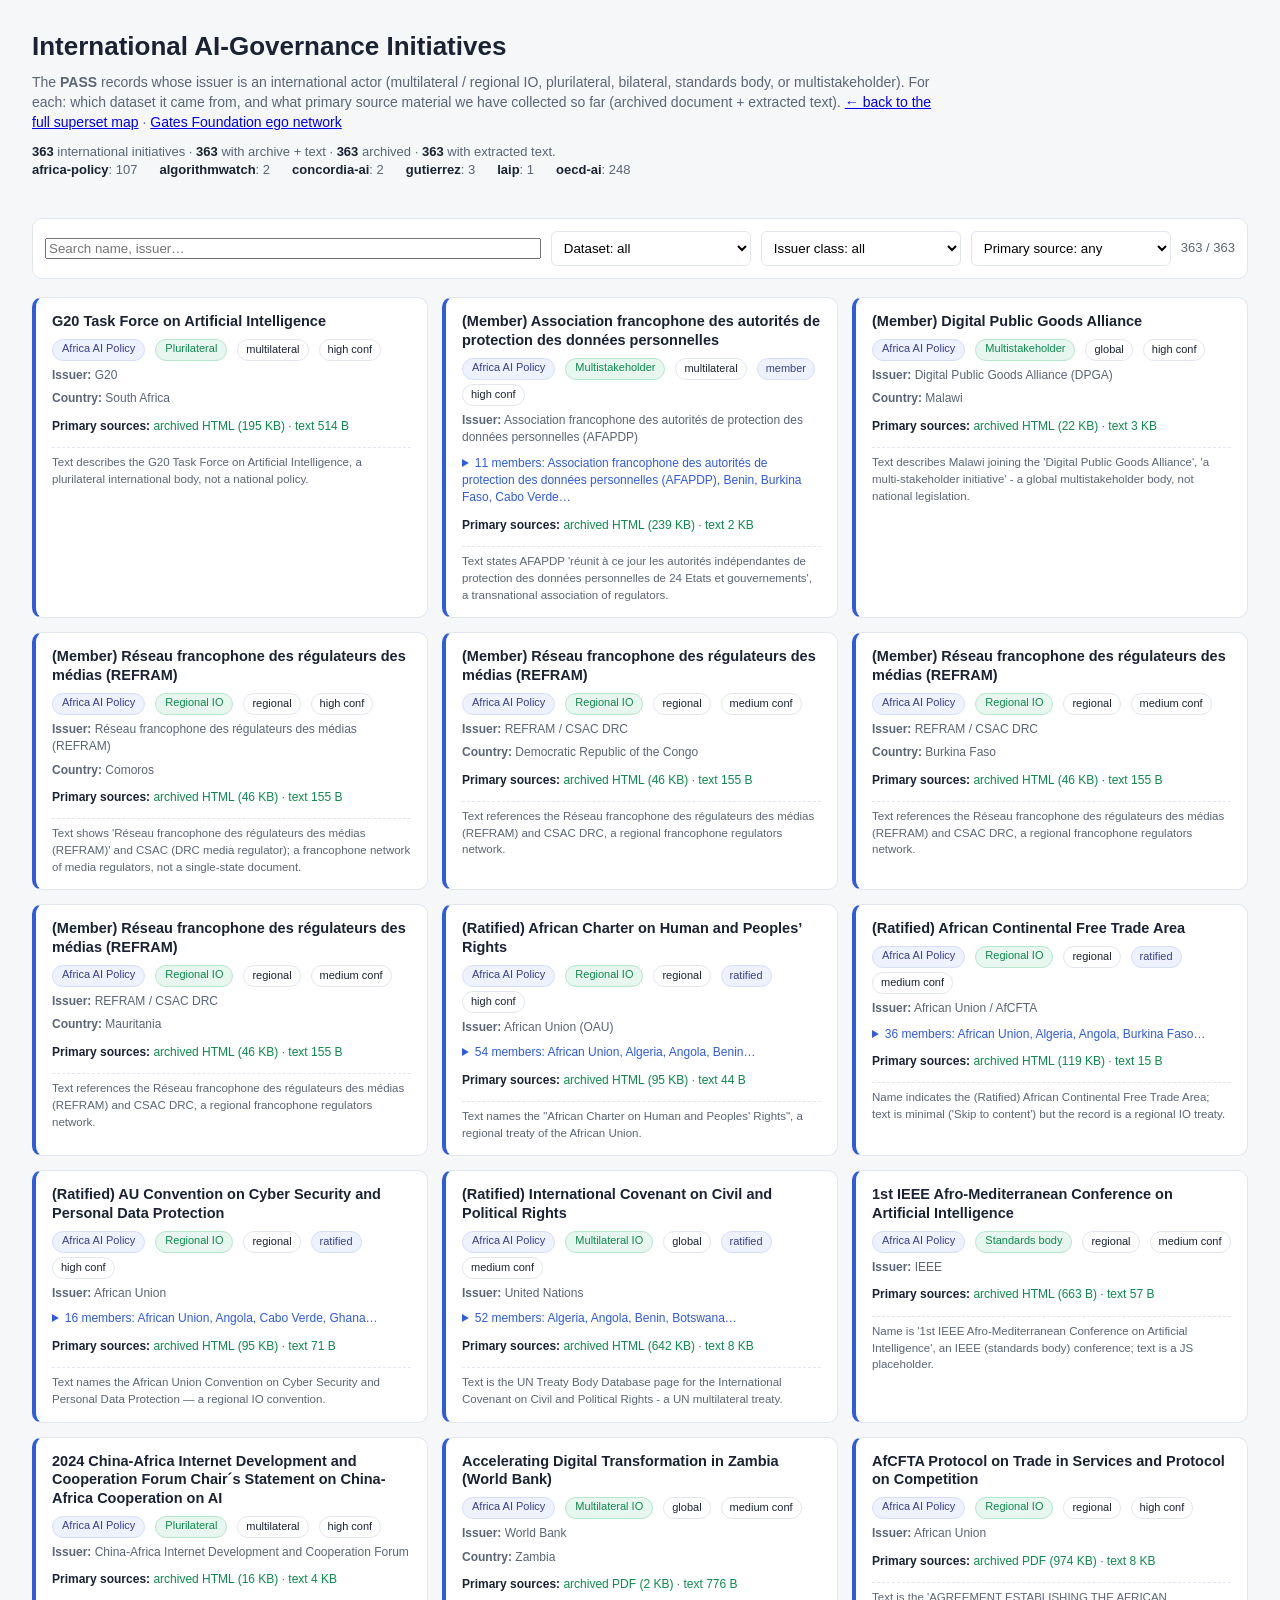
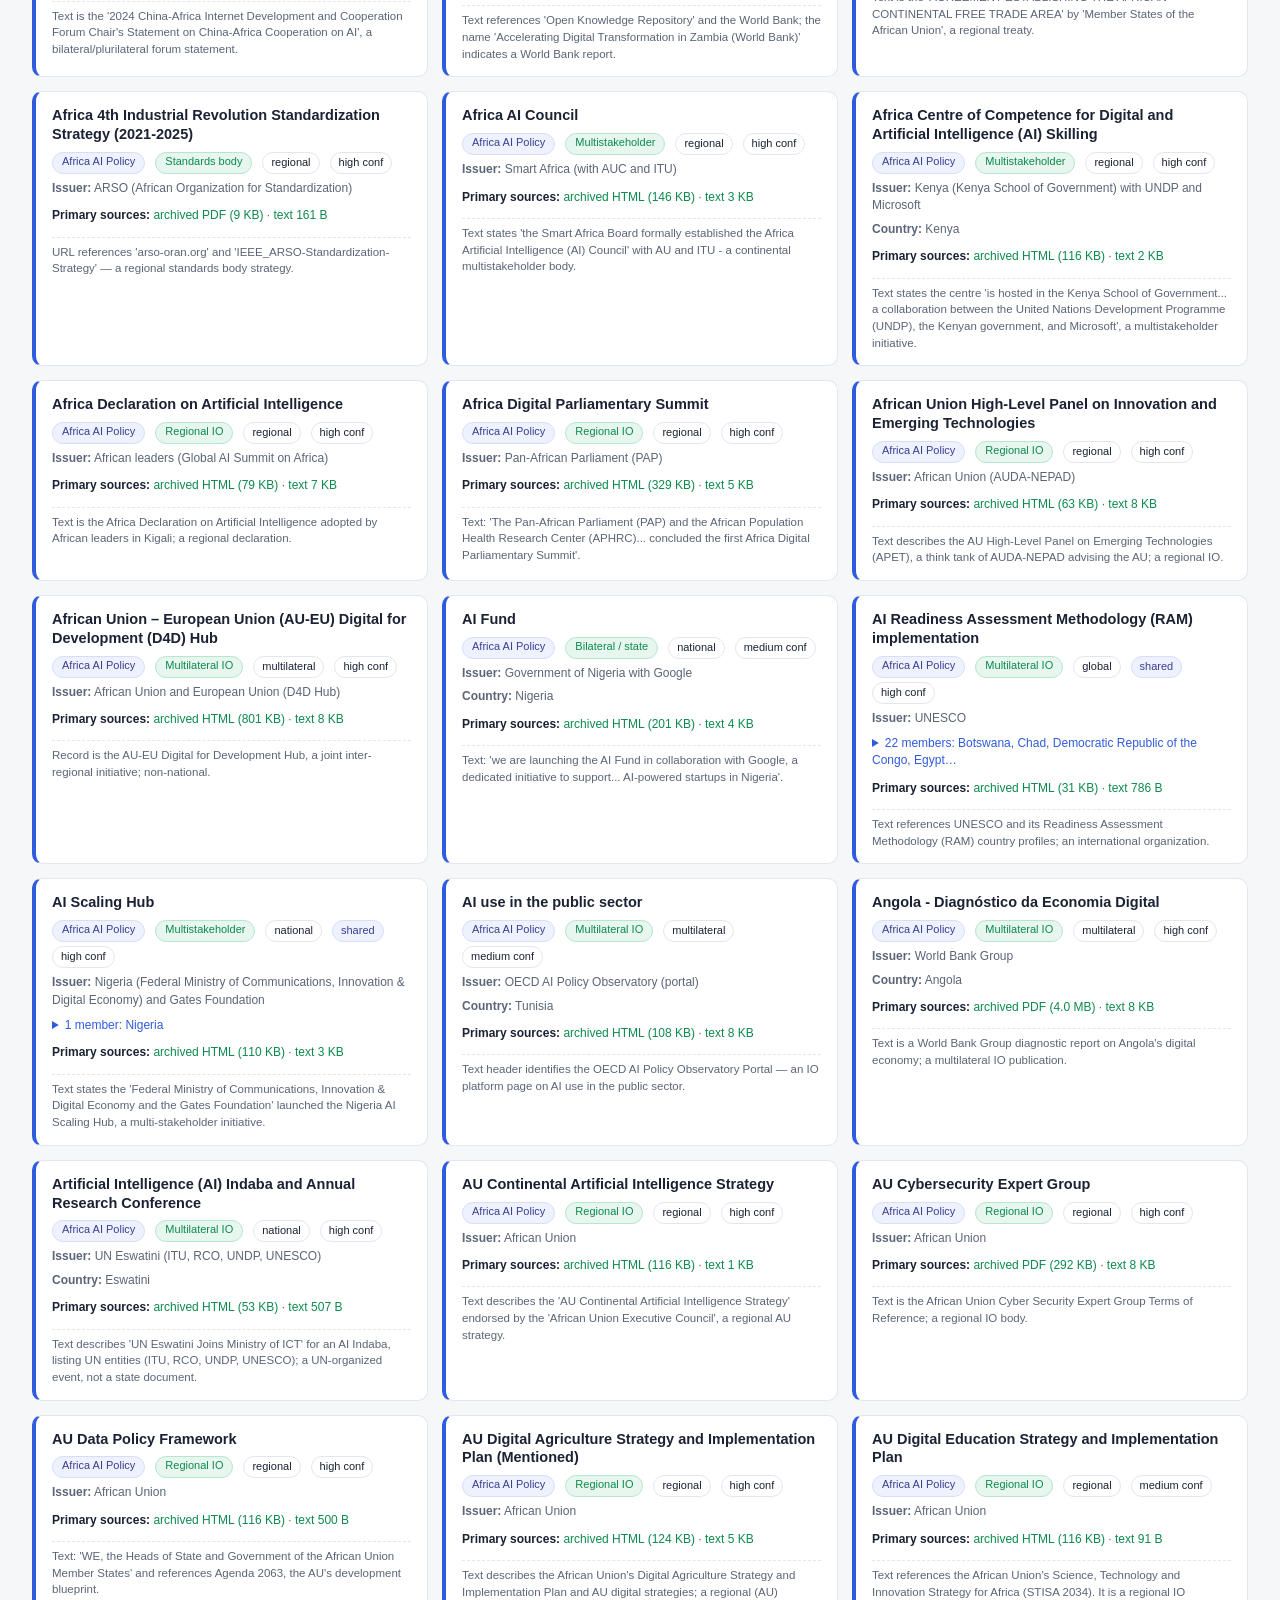
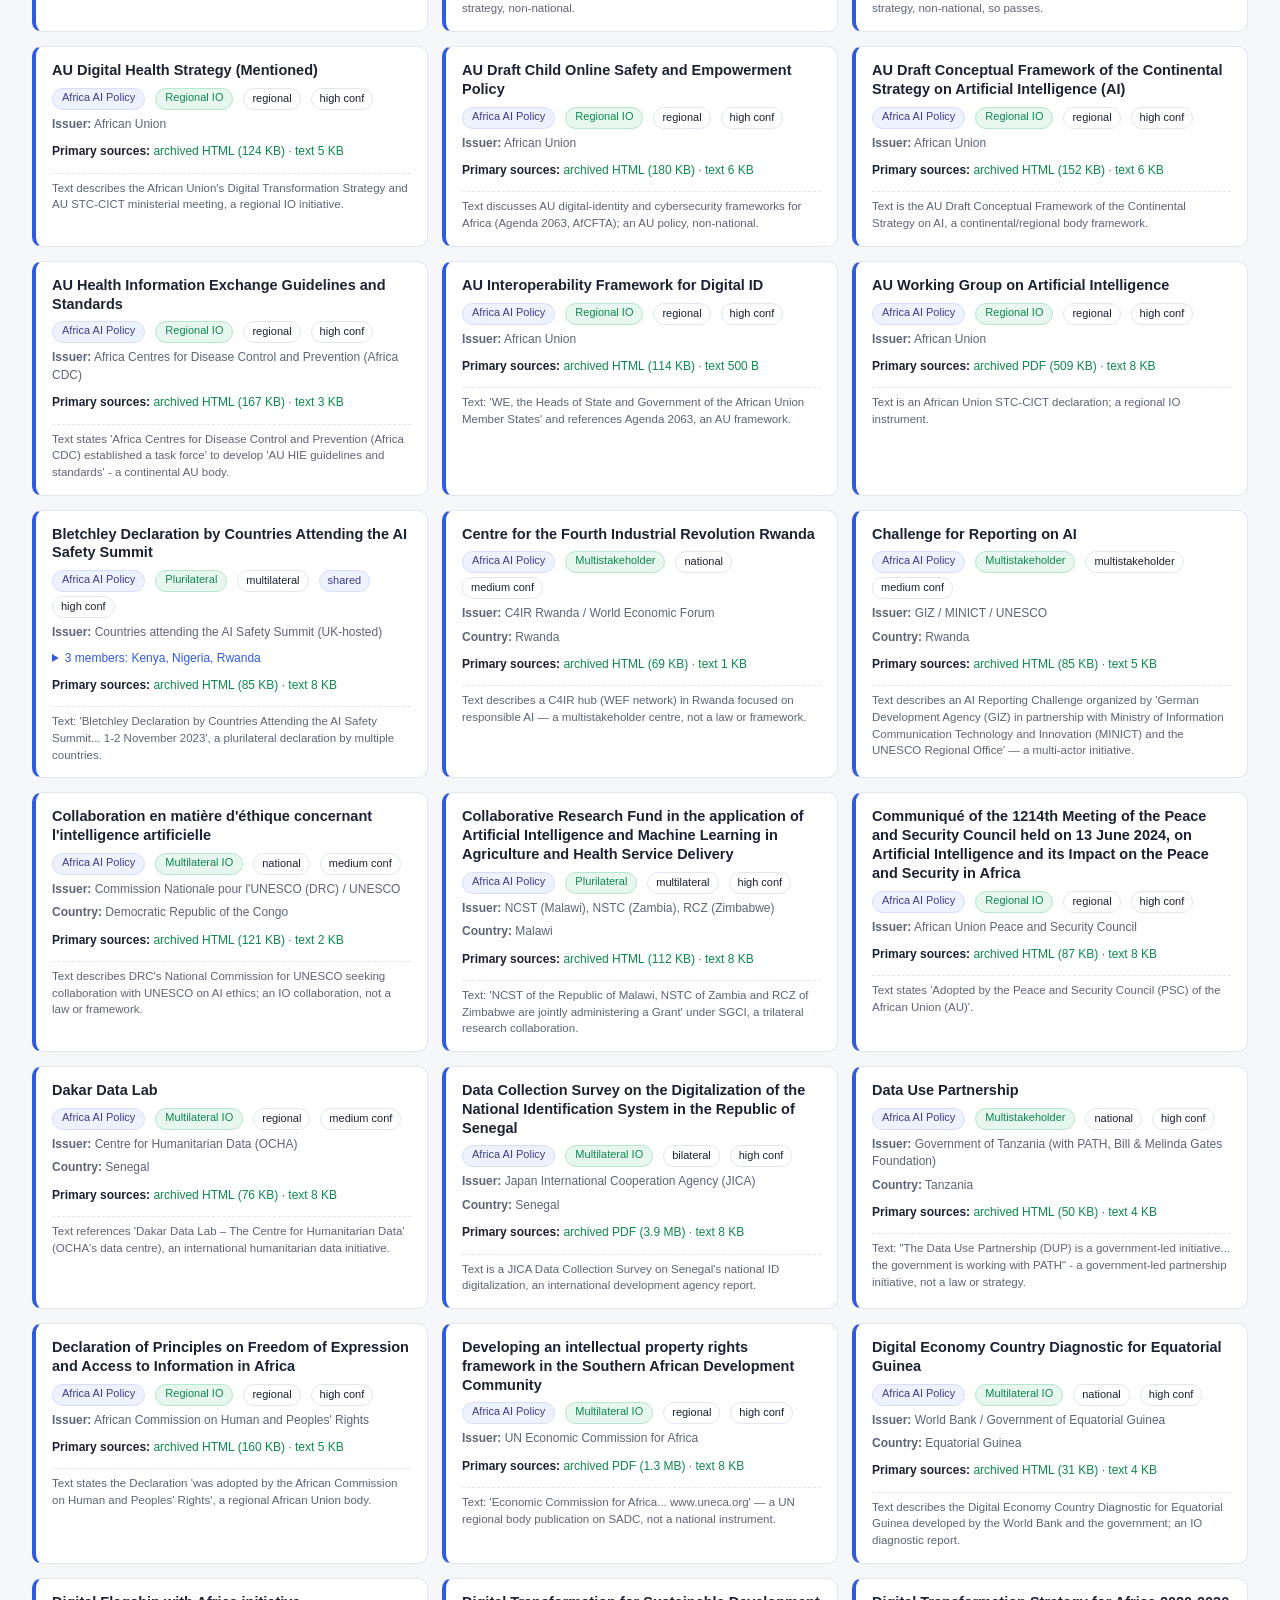
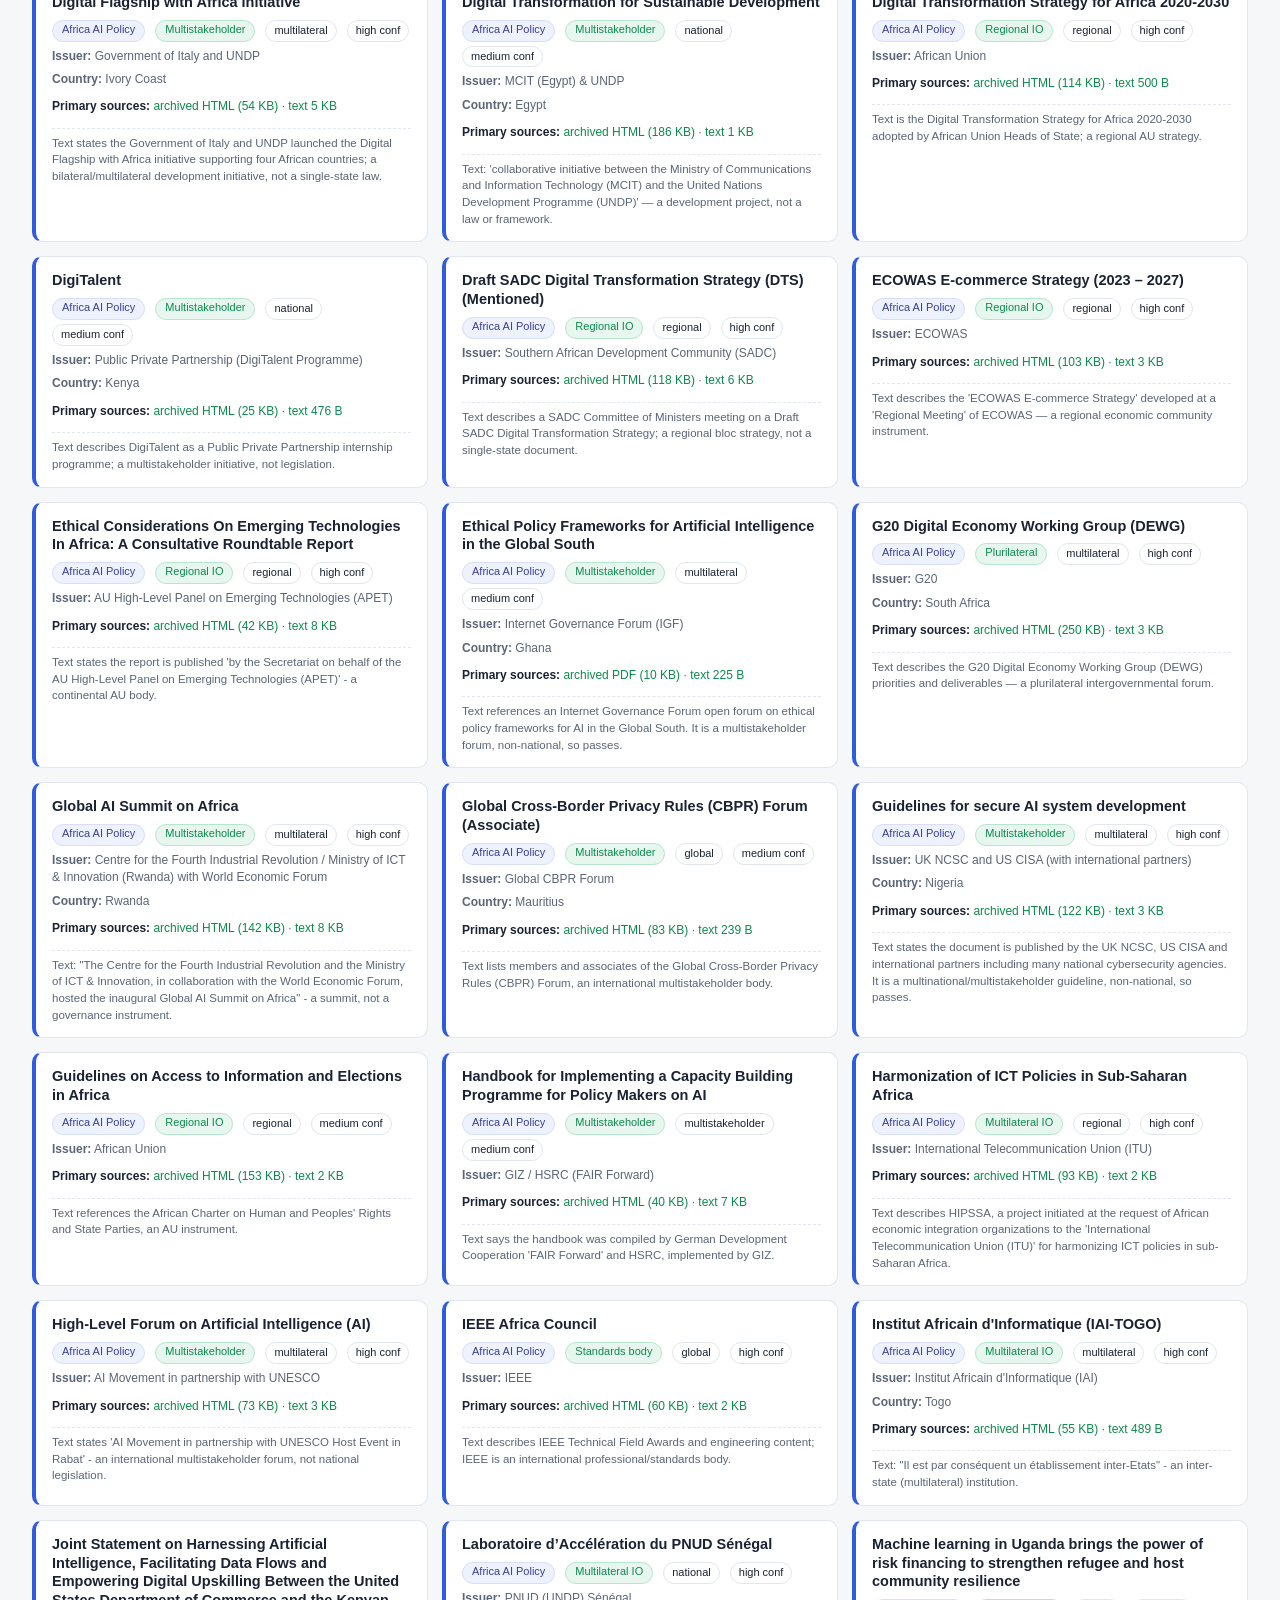
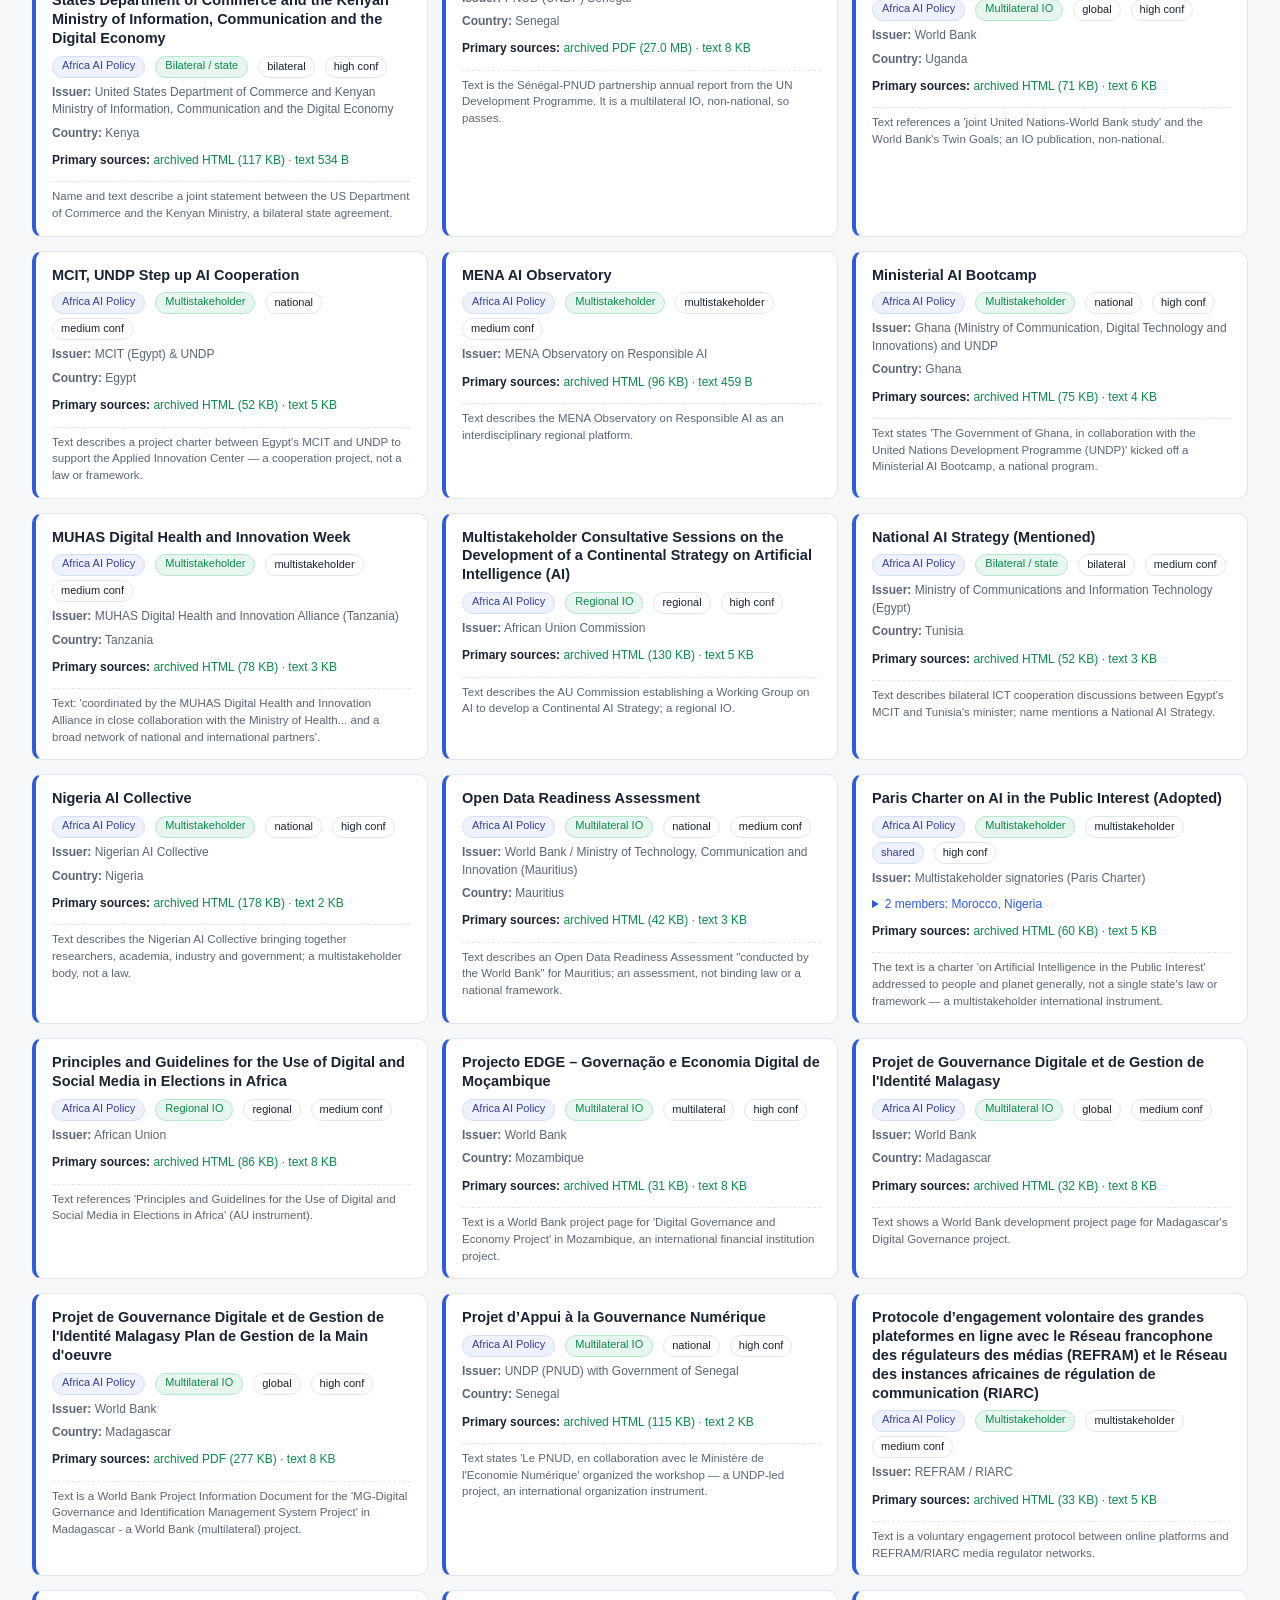
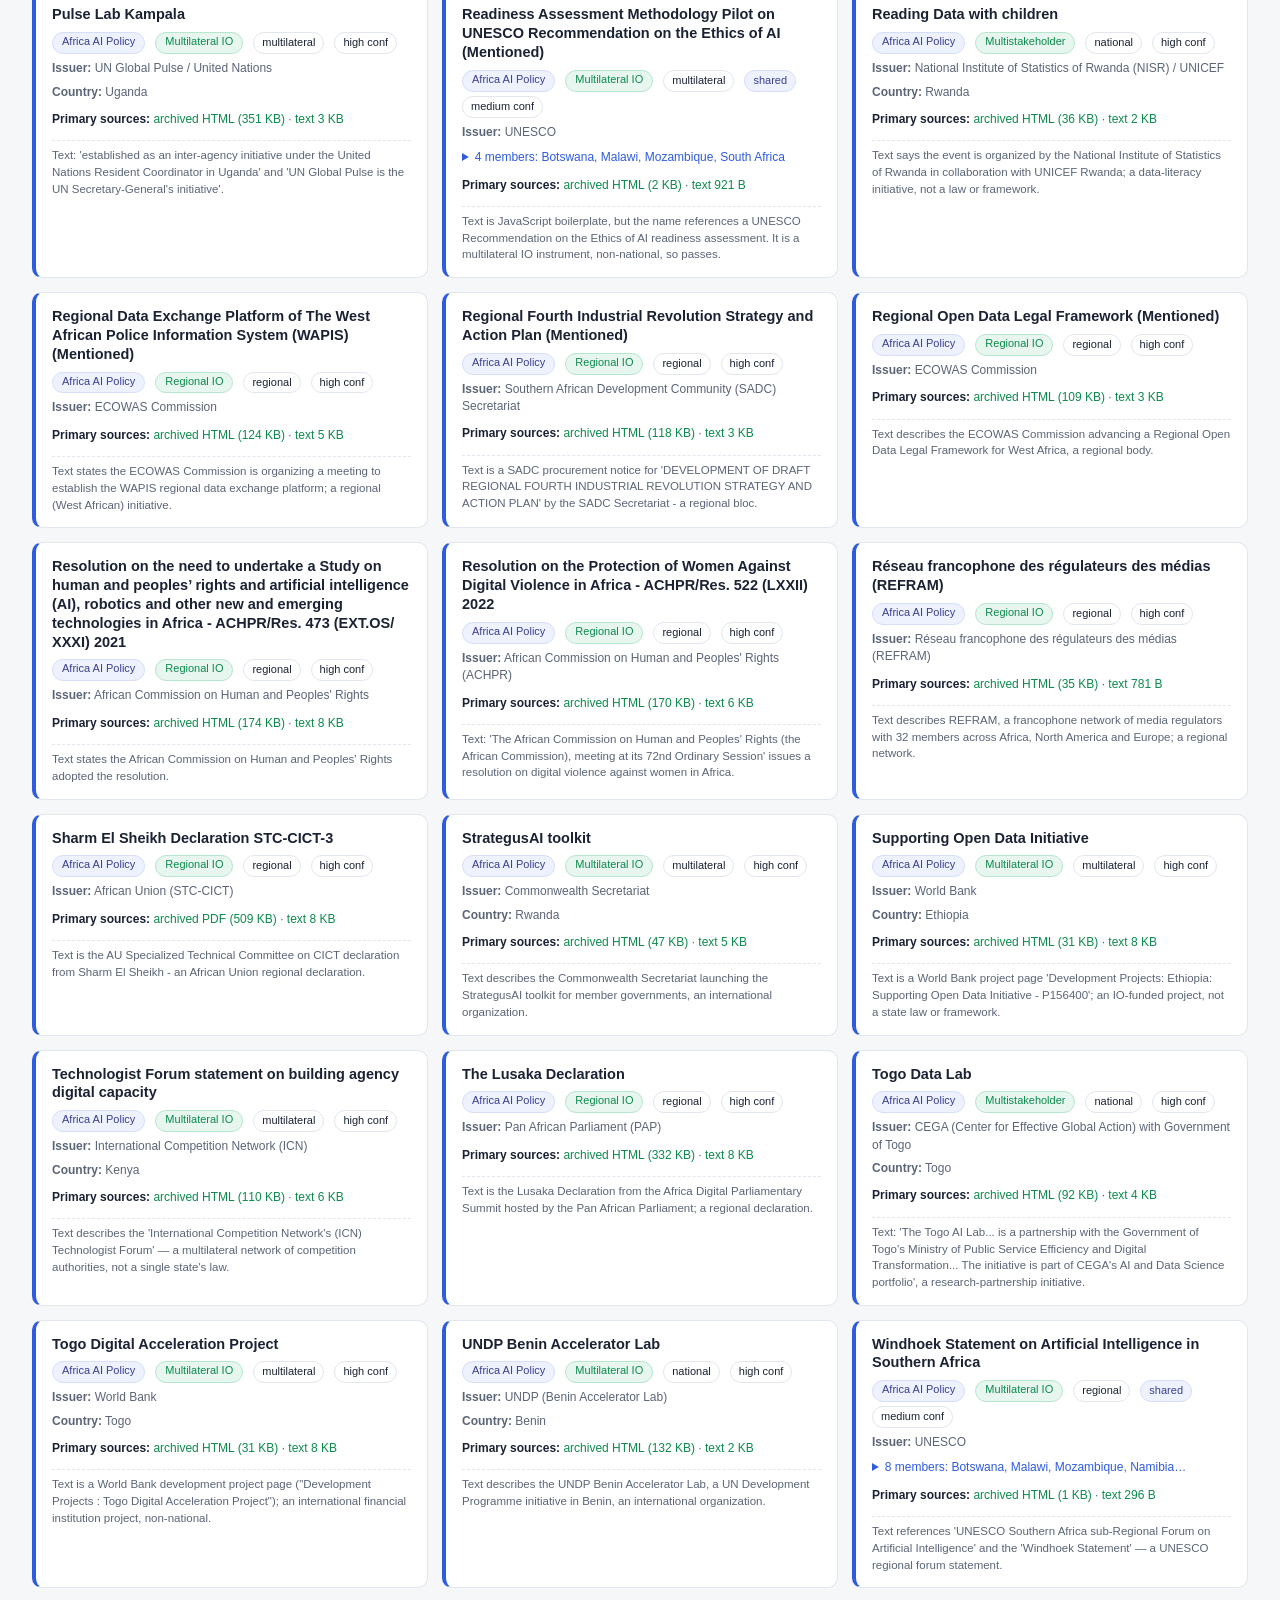
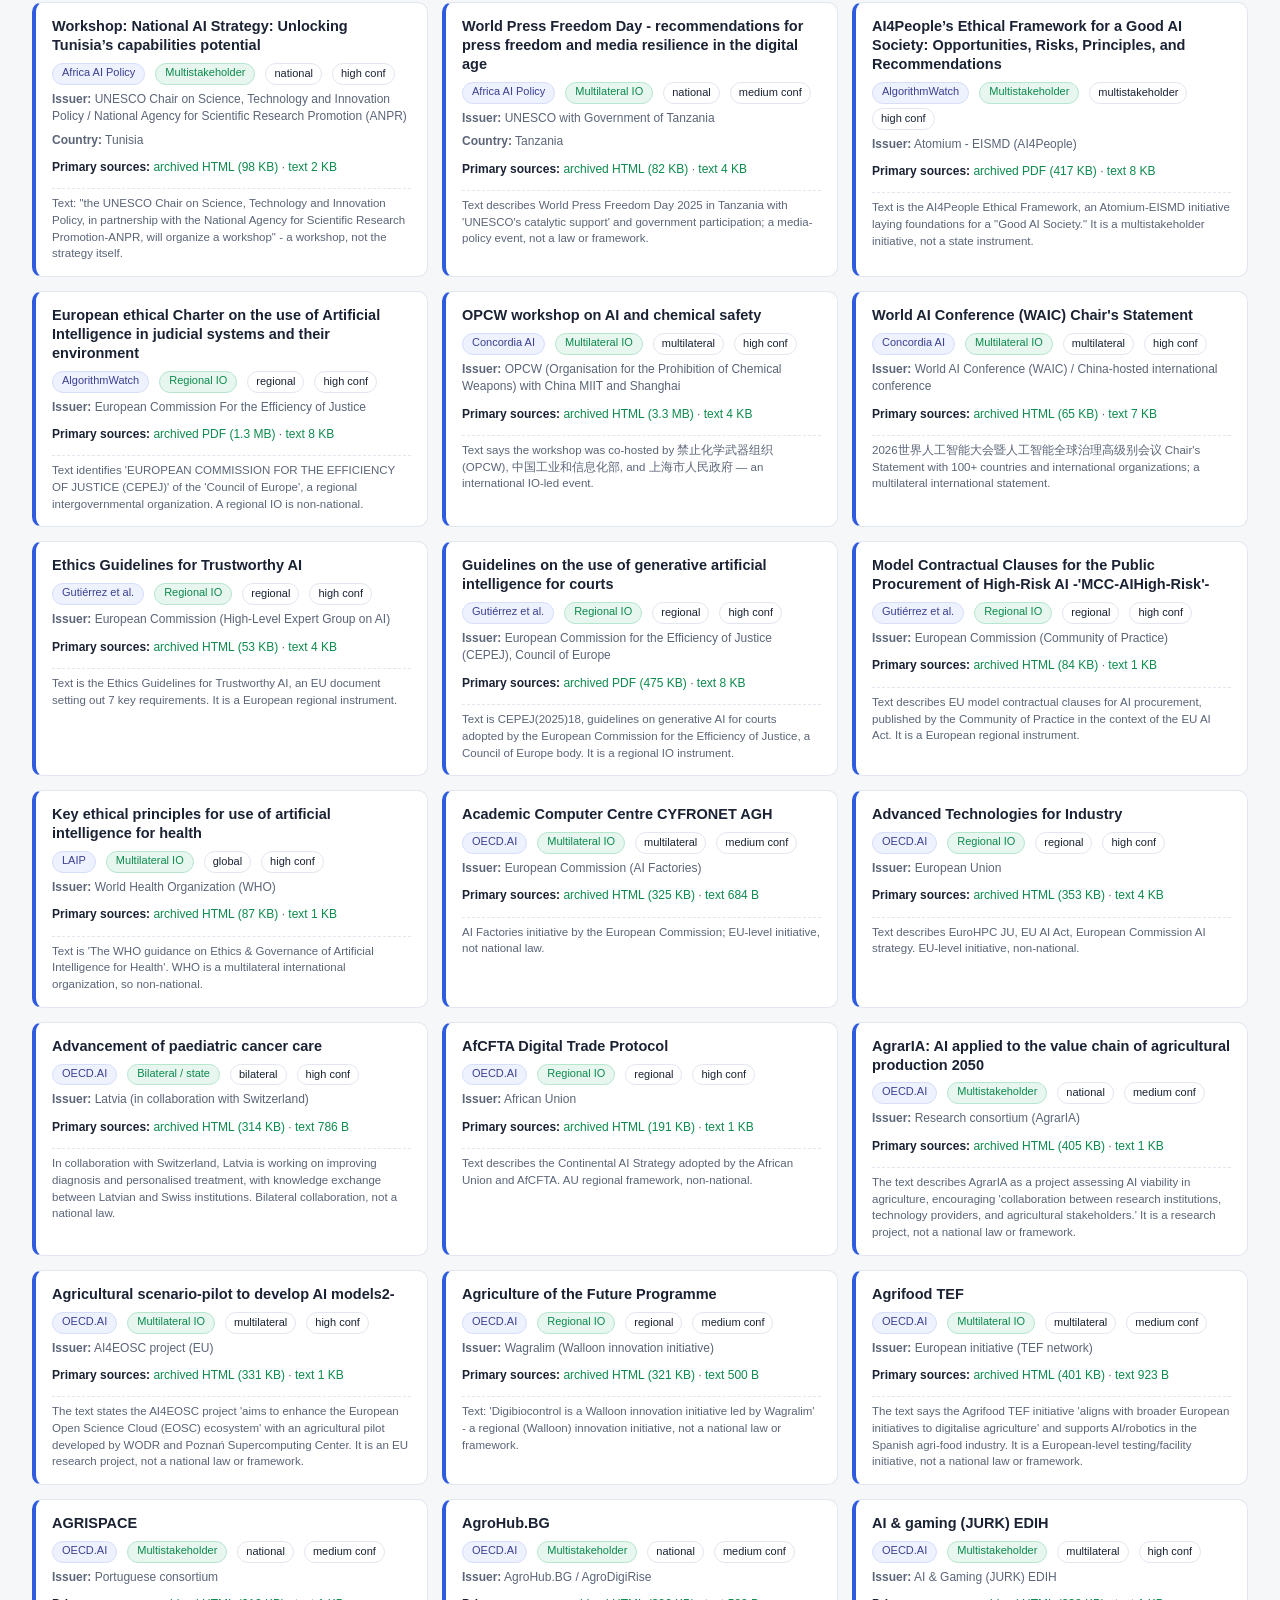
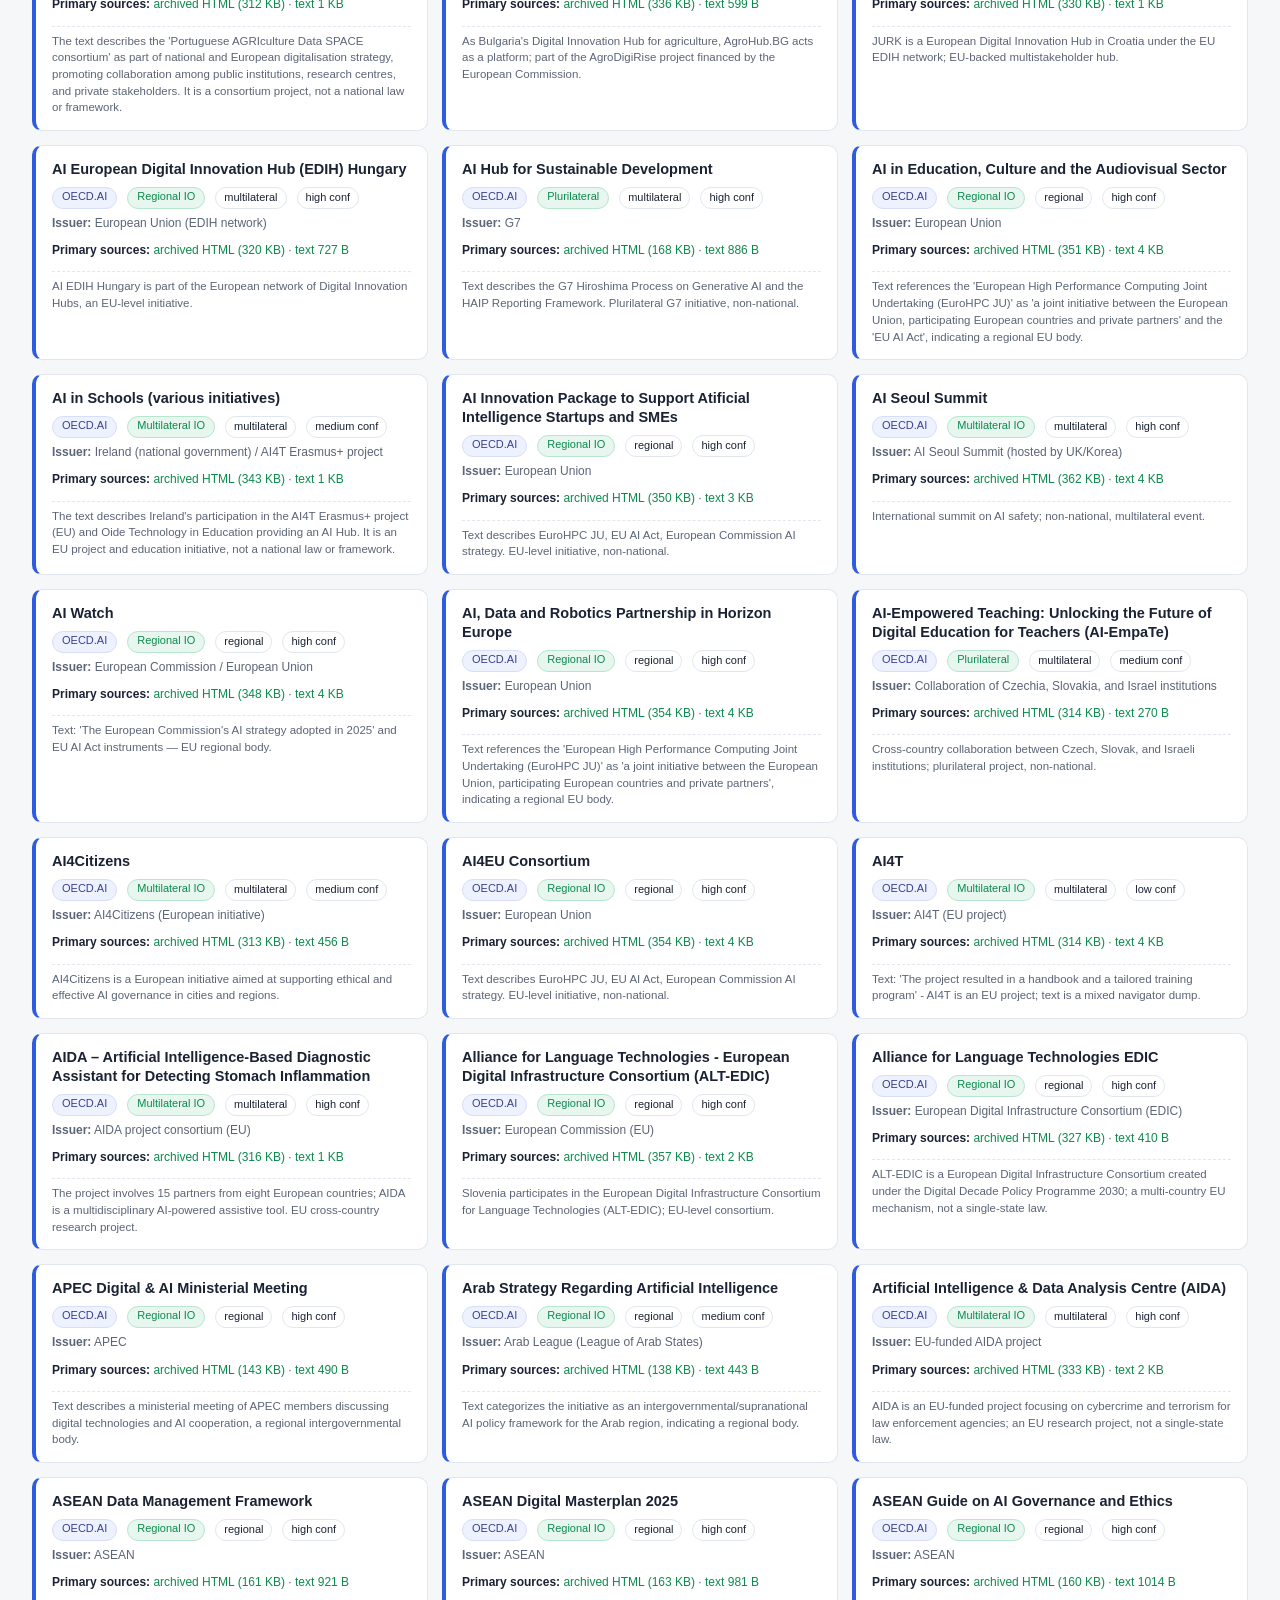
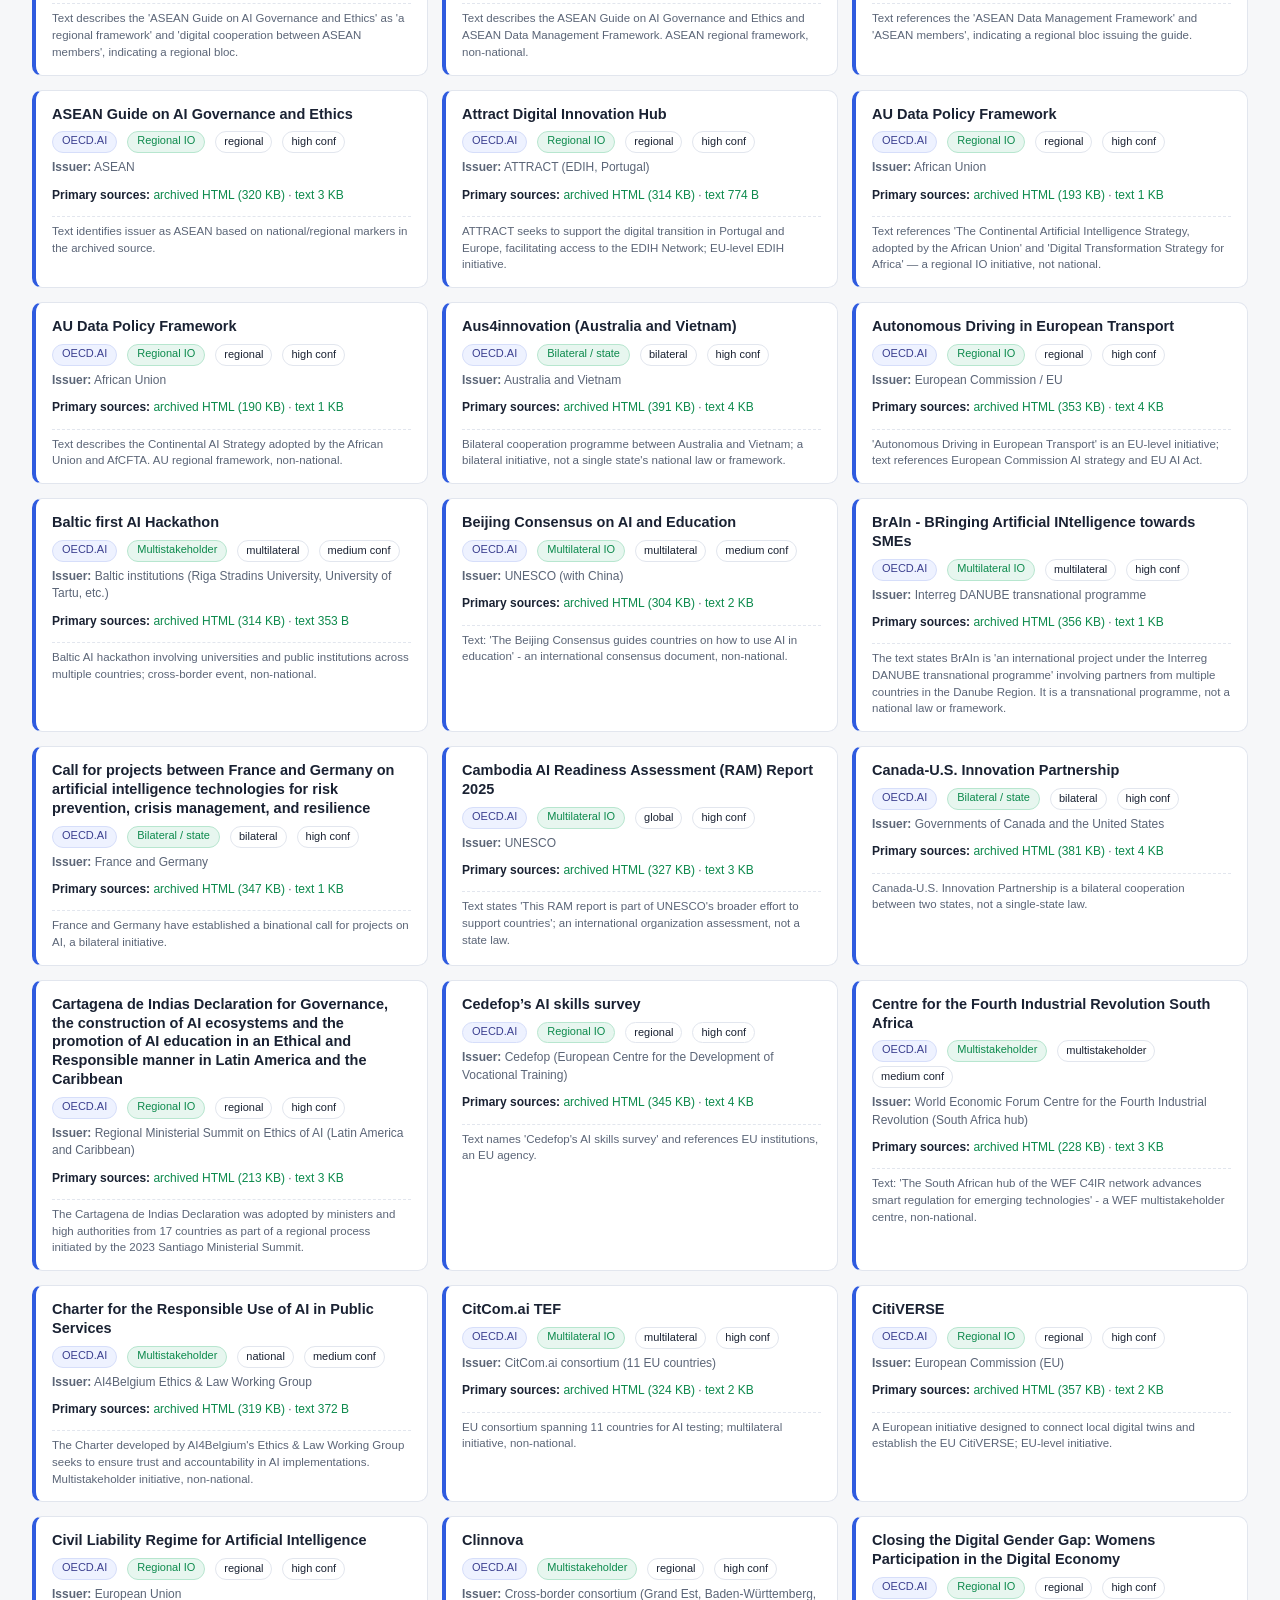
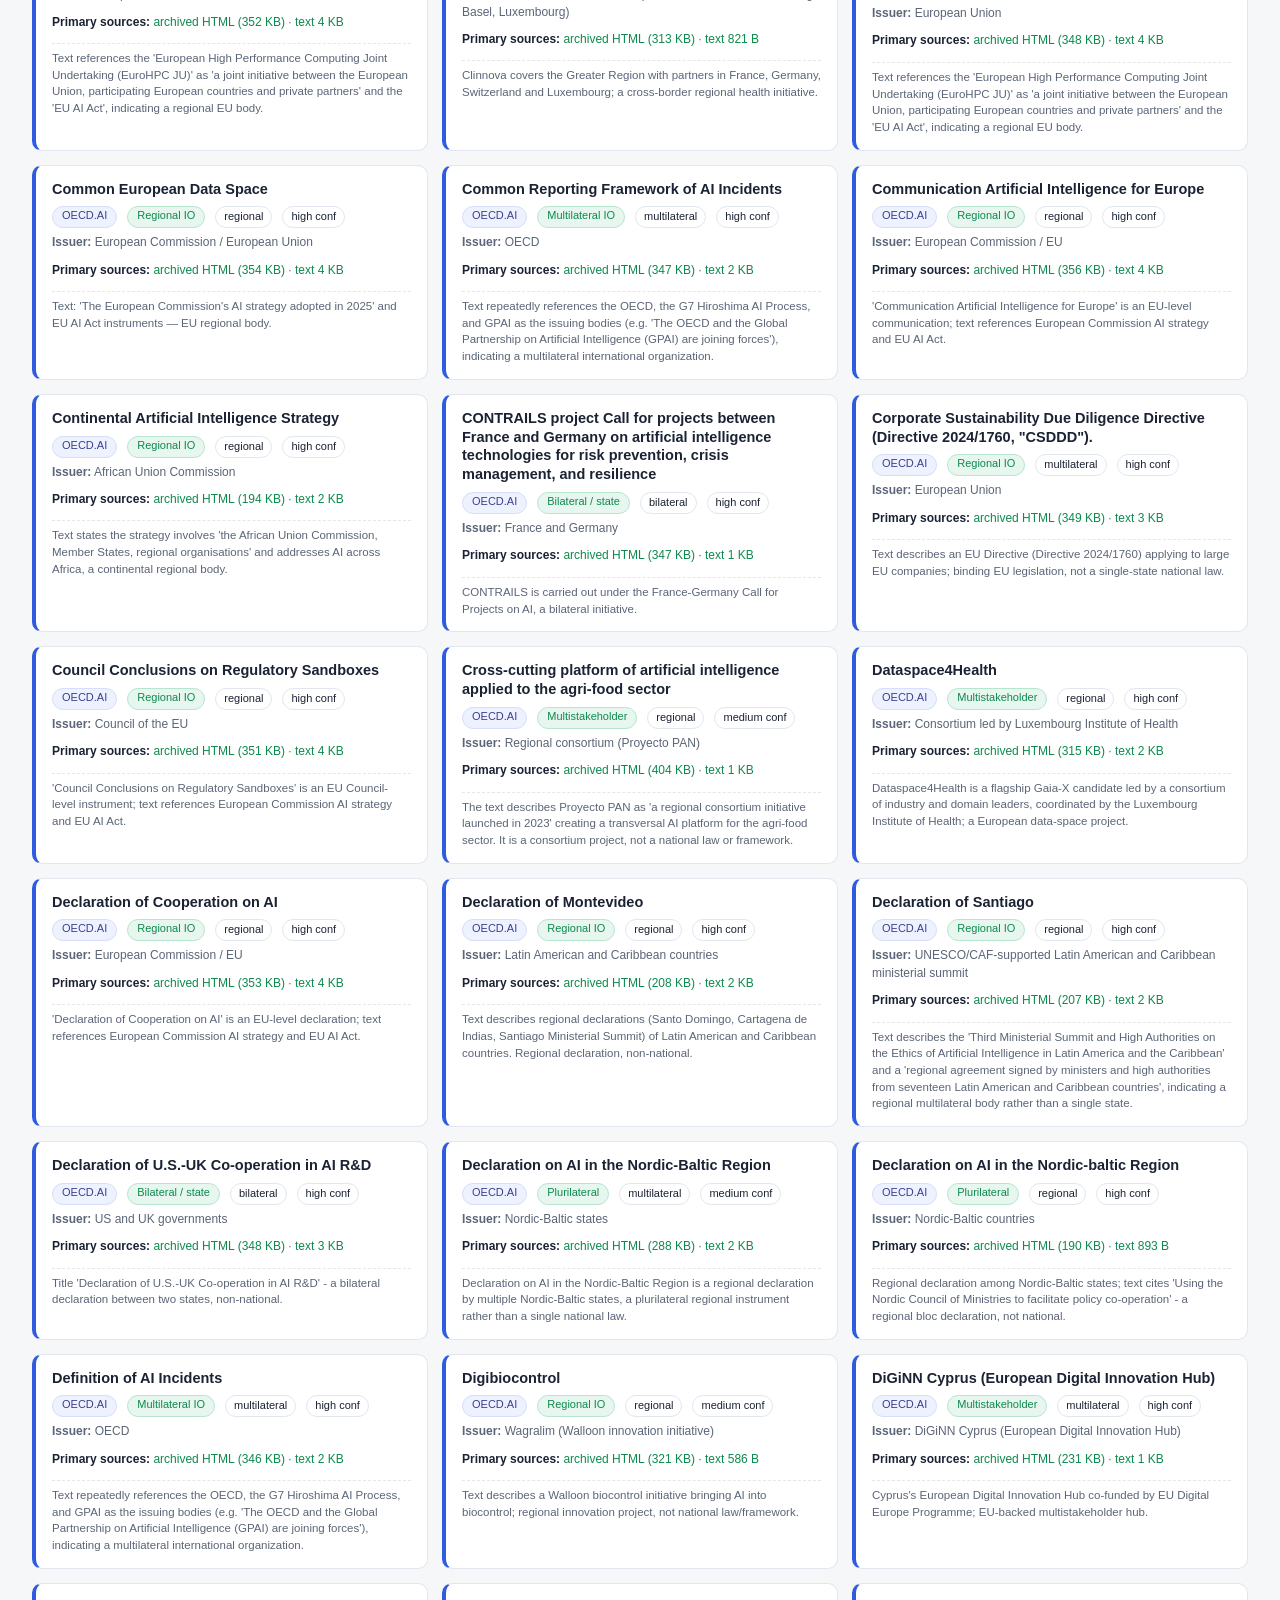
<file: international.html>
<!DOCTYPE html>
<html lang="en">
<head>
<meta charset="UTF-8">
<meta name="viewport" content="width=device-width, initial-scale=1.0">
<title>International AI-Governance Initiatives — Superset</title>
<link rel="stylesheet" href="style.css">
<style>
  .intl-card { border-left: 4px solid var(--accent); }
  .intl-card h3 { font-size: 14.5px; }
  .src-line { font-size: 12px; color: var(--muted); display: flex; flex-wrap: wrap; gap: 4px 10px; margin-top: 2px; }
  .src-pill { background: #eef2ff; border: 1px solid #d6defa; color: #3b3f8f; border-radius: 12px; padding: 1px 9px; font-size: 11px; }
  .class-pill { background: #e7f6ef; border: 1px solid #b7e6cf; color: var(--pass); border-radius: 12px; padding: 1px 9px; font-size: 11px; }
  .primary { font-size: 12px; color: var(--muted); margin-top: 4px; }
  .primary b { color: var(--ink); }
  .primary .ok { color: var(--pass); }
  .primary .none { color: var(--excluded); }
  .evidence { font-size: 11.5px; color: var(--muted); margin-top: 6px; border-top: 1px dashed var(--line); padding-top: 6px; }
    .badge.rel { background: #eef2ff; color: #3b3f8f; border-color: #d6defa; }
    details.members { font-size: 12px; color: var(--muted); margin-top: 2px; }
    details.members summary { cursor: pointer; color: var(--accent); }
    .member-list { display: flex; flex-wrap: wrap; gap: 4px 8px; margin-top: 6px; }
    .member-list span { background: #f0f1f4; border: 1px solid var(--line); border-radius: 10px; padding: 1px 8px; font-size: 11px; }
  .stats { display: flex; flex-wrap: wrap; gap: 6px 22px; margin-bottom: 12px; font-size: 13px; color: var(--muted); }
  .stats b { color: var(--ink); }
  .controls select { min-width: 200px; }
</style>
</head>
<body>
<header>
  <h1>International AI-Governance Initiatives</h1>
  <p class="sub">The <b>PASS</b> records whose issuer is an international actor
    (multilateral / regional IO, plurilateral, bilateral, standards body, or
    multistakeholder). For each: which dataset it came from, and what primary
    source material we have collected so far (archived document + extracted text).
    <a href="index.html">← back to the full superset map</a> ·
        <a href="gates-egonet.html">Gates Foundation ego network</a></p>
  <div id="summary" class="summary"></div>
</header>

<main>
  <section id="controls" class="controls">
    <input type="search" id="q" placeholder="Search name, issuer…" autocomplete="off">
    <select id="source">
      <option value="">Dataset: all</option>
    </select>
    <select id="orgclass">
      <option value="">Issuer class: all</option>
    </select>
    <select id="primary">
      <option value="">Primary source: any</option>
      <option value="both">archive + text</option>
      <option value="archive">archive only</option>
      <option value="text">text only</option>
      <option value="none">none collected</option>
    </select>
    <span id="count" class="count"></span>
  </section>
  <div id="grid" class="grid"></div>
</main>

<footer>
  <p>Generated from the superset pipeline. Each record is metadata + a link to the source — not trusted text. Primary-source status reflects the local archive (<code>primary/&lt;src&gt;/&lt;rid&gt;.*</code>) and extracted text (<code>primary/text/&lt;src&gt;/&lt;rid&gt;.txt</code>).</p>
</footer>
<script src="international.js"></script>
</body>
</html>
</file>
<file: style.css>
:root {
  --bg: #f6f7f9;
  --panel: #ffffff;
  --ink: #1a2233;
  --muted: #5b6577;
  --line: #e2e6ee;
  --accent: #2f5bdf;
  --pass: #0d8a4d;
  --flagged: #b98200;
  --excluded: #c0392b;
  --unknown: #8a8f9c;
}
* { box-sizing: border-box; }
[hidden] { display: none !important; }
body {
  margin: 0;
  font-family: -apple-system, "Segoe UI", Roboto, Helvetica, Arial, sans-serif;
  background: var(--bg);
  color: var(--ink);
  line-height: 1.45;
}
header { padding: 28px 32px 8px; }
header h1 { margin: 0 0 6px; font-size: 26px; }
.sub { max-width: 900px; color: var(--muted); font-size: 14px; margin: 0 0 10px; }
.summary { font-size: 13px; color: var(--muted); }
.summary b { color: var(--ink); }

.tabs {
  display: flex; flex-wrap: wrap; gap: 8px;
  padding: 14px 32px 0;
}
.tabs button {
  border: 1px solid var(--line); background: var(--panel);
  color: var(--ink); padding: 8px 14px; border-radius: 8px;
  cursor: pointer; font-size: 13px;
}
.tabs button.active {
  background: var(--accent); border-color: var(--accent); color: #fff;
}
.tabs .n { opacity: .7; font-weight: 400; }

main { padding: 18px 32px 40px; }
.controls {
  display: flex; flex-wrap: wrap; gap: 10px; align-items: center;
  padding: 12px; background: var(--panel); border: 1px solid var(--line);
  border-radius: 10px; margin-bottom: 18px;
}
.controls input[type=search] { flex: 1 1 200px; min-width: 180px; }
.controls select { padding: 8px; border: 1px solid var(--line); border-radius: 6px; background: #fff; }
.count { margin-left: auto; font-size: 13px; color: var(--muted); }

/* overlap view */
.tabs--over { margin-top: 2px; }
.tabs--over button { background: #eef2ff; }
.tabs--over button.active { background: #6b4fe0; border-color: #6b4fe0; }
.overview {
  background: var(--panel); border: 1px solid var(--line); border-radius: 10px;
  padding: 16px; margin-bottom: 18px; font-size: 13px; color: var(--muted);
}
.overview h2 { margin: 0 0 10px; font-size: 16px; color: var(--ink); }
.overview .stats { display: flex; flex-wrap: wrap; gap: 6px 22px; margin-bottom: 12px; }
.overview .stats b { color: var(--ink); }
.overview table.matrix { border-collapse: collapse; font-size: 12px; }
.overview table.matrix td, .overview table.matrix th { border: 1px solid var(--line); padding: 3px 8px; text-align: center; }
.overview table.matrix th { color: var(--muted); font-weight: 600; }
.cluster {
  background: var(--panel); border: 1px solid var(--line); border-radius: 10px;
  padding: 13px 16px; margin-bottom: 12px;
}
.cluster h3 { margin: 0 0 4px; font-size: 15px; }
.cluster .srcs { font-size: 12px; color: var(--muted); display: flex; flex-wrap: wrap; gap: 4px 8px; margin-bottom: 8px; }
.src-pill { display: inline-block; background: #eef2ff; border: 1px solid #d6defa; color: #3b3f8f; border-radius: 12px; padding: 1px 9px; font-size: 11px; }
.cluster details { margin-top: 2px; }
.cluster summary { cursor: pointer; font-size: 12px; color: var(--accent); }
.cluster .members { margin-top: 8px; font-size: 12px; color: var(--muted); }
.cluster .member { padding: 2px 0; }
.cluster .member .src { color: var(--accent); font-weight: 600; }

/* ranking figure */
.rank-sec { margin-top: 16px; }
.rank-sec h3 { margin: 0 0 8px; font-size: 14px; color: var(--ink); }
.hist { margin-bottom: 14px; }
.hist-row { display: flex; align-items: center; gap: 8px; margin: 3px 0; font-size: 12px; }
.hist-label { width: 90px; text-align: right; color: var(--muted); flex: none; }
.hist-bar { height: 14px; background: var(--accent); border-radius: 3px; min-width: 2px; }
.hist-n { color: var(--ink); font-weight: 600; width: 30px; }
.rank { max-height: 420px; overflow-y: auto; border: 1px solid var(--line); border-radius: 8px; padding: 6px 10px; }
.rank-row { display: flex; align-items: center; gap: 8px; padding: 3px 0; font-size: 12px; }
.rank-name { width: 46%; white-space: nowrap; overflow: hidden; text-overflow: ellipsis; color: var(--ink); flex: none; }
.rank-bar { height: 12px; background: #c9d6ff; border-radius: 3px; min-width: 2px; }
.rank-bar.hi { background: var(--accent); }
.rank-n { color: var(--muted); font-weight: 600; width: 22px; flex: none; }

.grid {
  display: grid; grid-template-columns: repeat(auto-fill, minmax(300px, 1fr));
  gap: 14px;
}
.card {
  background: var(--panel); border: 1px solid var(--line);
  border-radius: 10px; padding: 14px 16px; display: flex; flex-direction: column;
  gap: 6px;
}
.card h3 { margin: 0; font-size: 15px; line-height: 1.3; }
.card h3 a { color: var(--ink); text-decoration: none; }
.card h3 a:hover { color: var(--accent); text-decoration: underline; }
.meta { font-size: 12px; color: var(--muted); display: flex; flex-wrap: wrap; gap: 4px 10px; }
.desc { font-size: 12.5px; color: var(--muted); margin: 0; }
.badges { margin-top: auto; display: flex; flex-wrap: wrap; gap: 6px; }
.badge {
  font-size: 11px; padding: 2px 8px; border-radius: 20px; border: 1px solid var(--line);
  color: var(--ink); background: #fff;
}
.badge.pass { background: #e7f6ef; color: var(--pass); border-color: #b7e6cf; }
.badge.flagged { background: #fff4dd; color: var(--flagged); border-color: #ecd49a; }
.badge.excluded { background: #fbecea; color: var(--excluded); border-color: #f0c4be; }
.badge.unknown { background: #f0f1f4; color: var(--unknown); border-color: #d5d8e0; }
.badge.matched { background: #e9f0ff; color: var(--accent); border-color: #c5d6ff; }
.empty { color: var(--muted); padding: 30px; text-align: center; grid-column: 1 / -1; }
footer { padding: 14px 32px 30px; color: var(--muted); font-size: 12px; }
</file>
